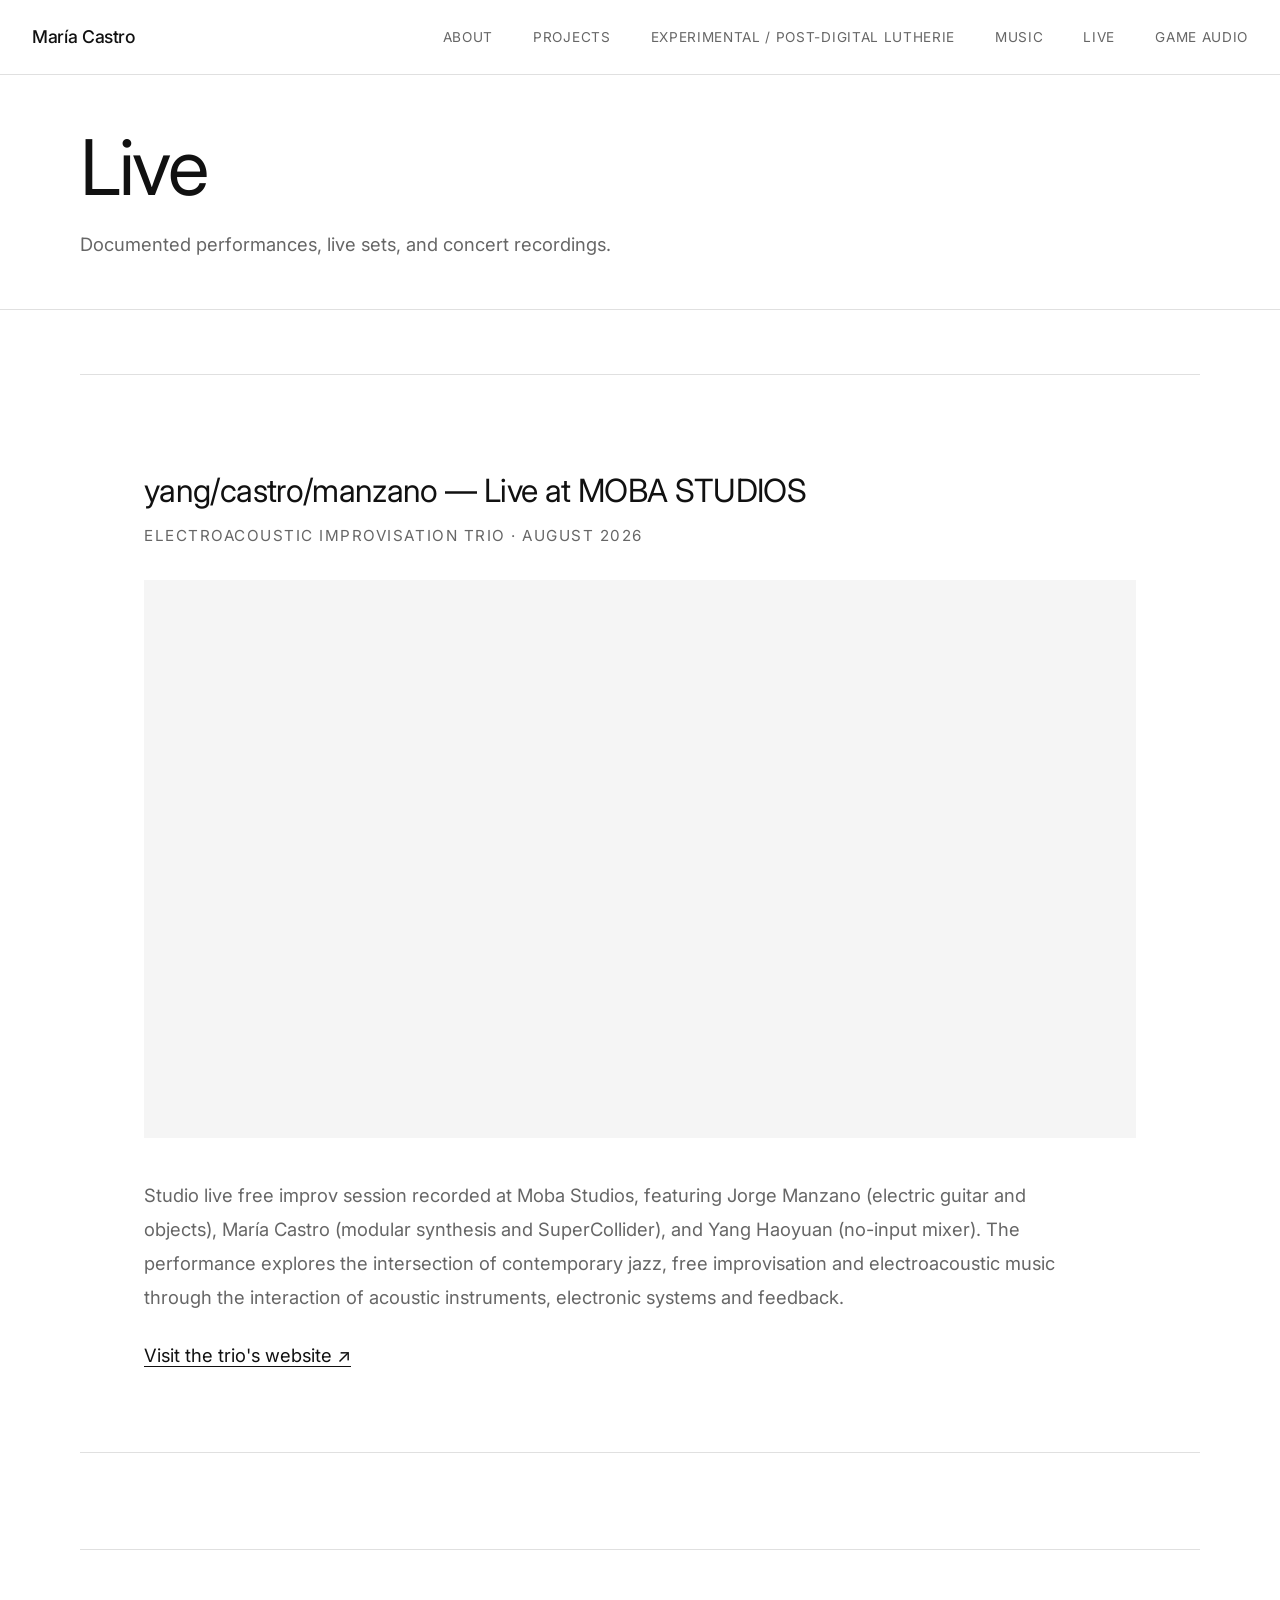
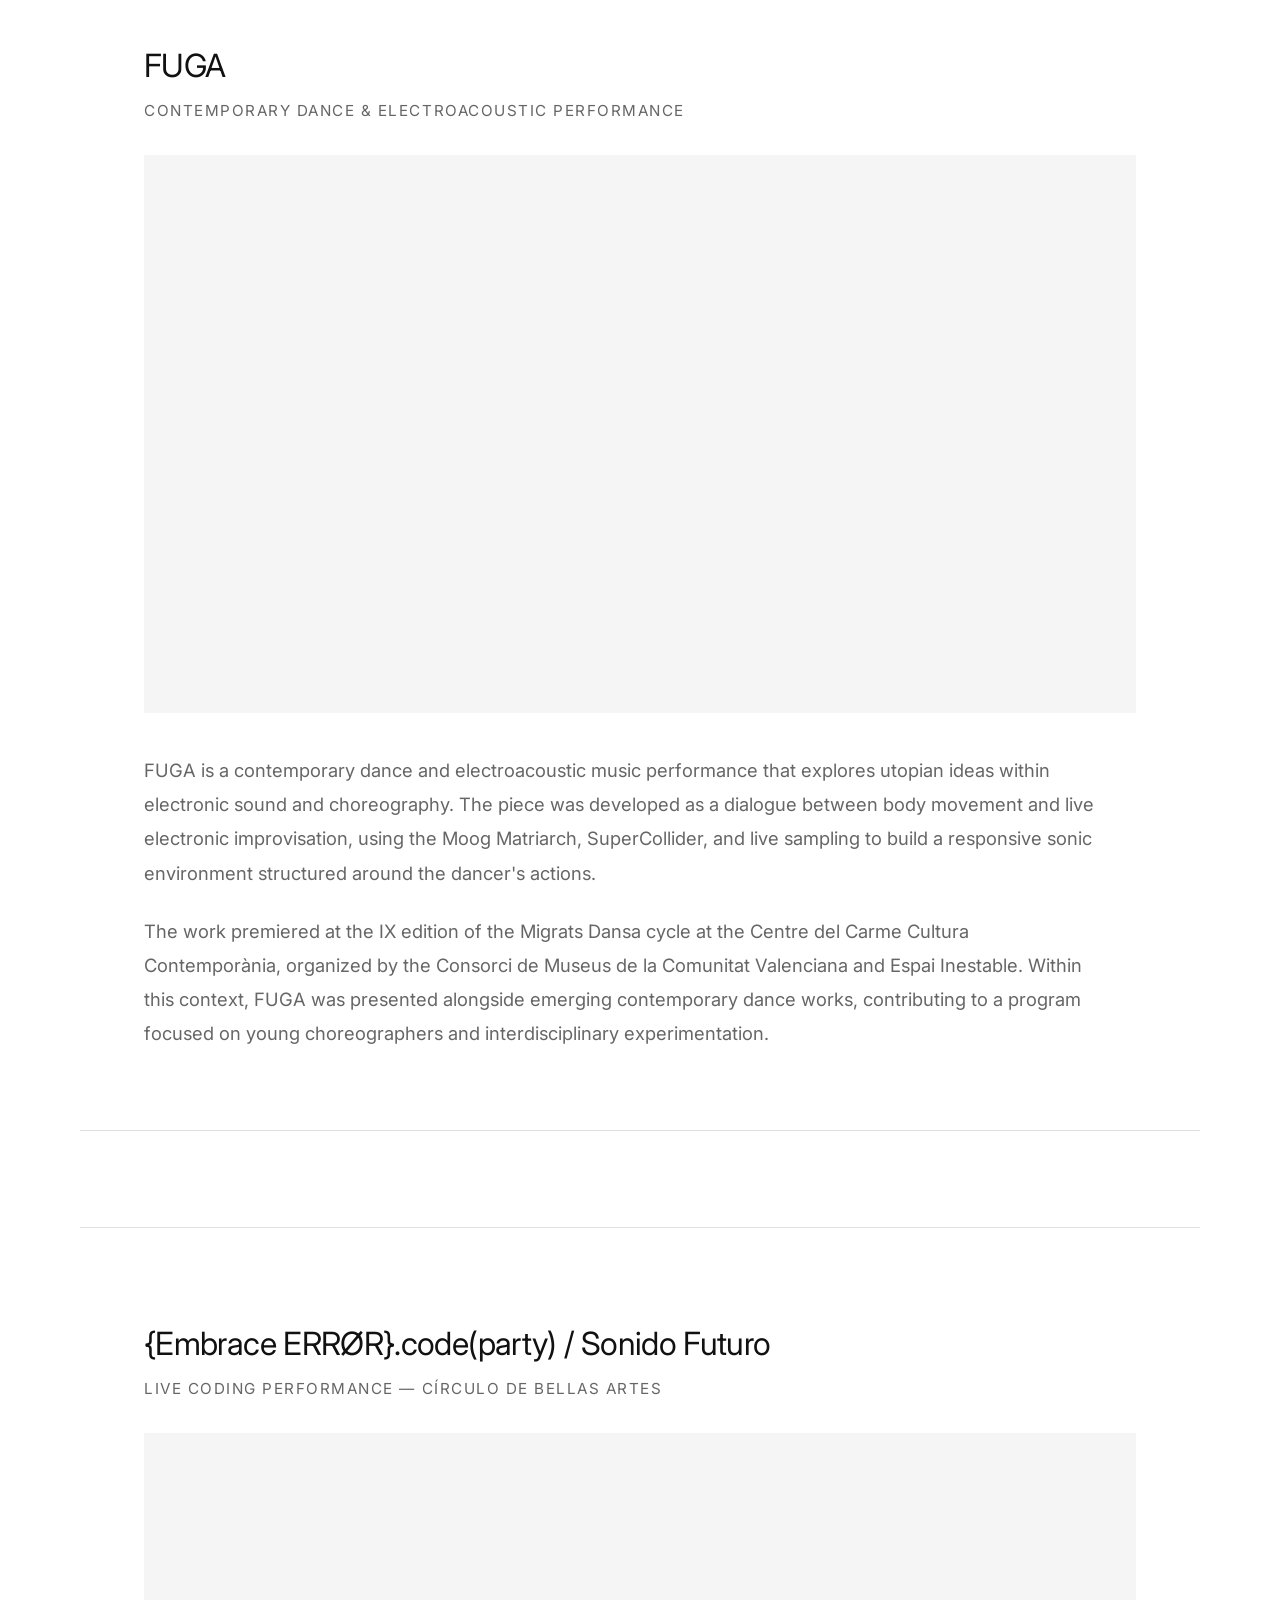
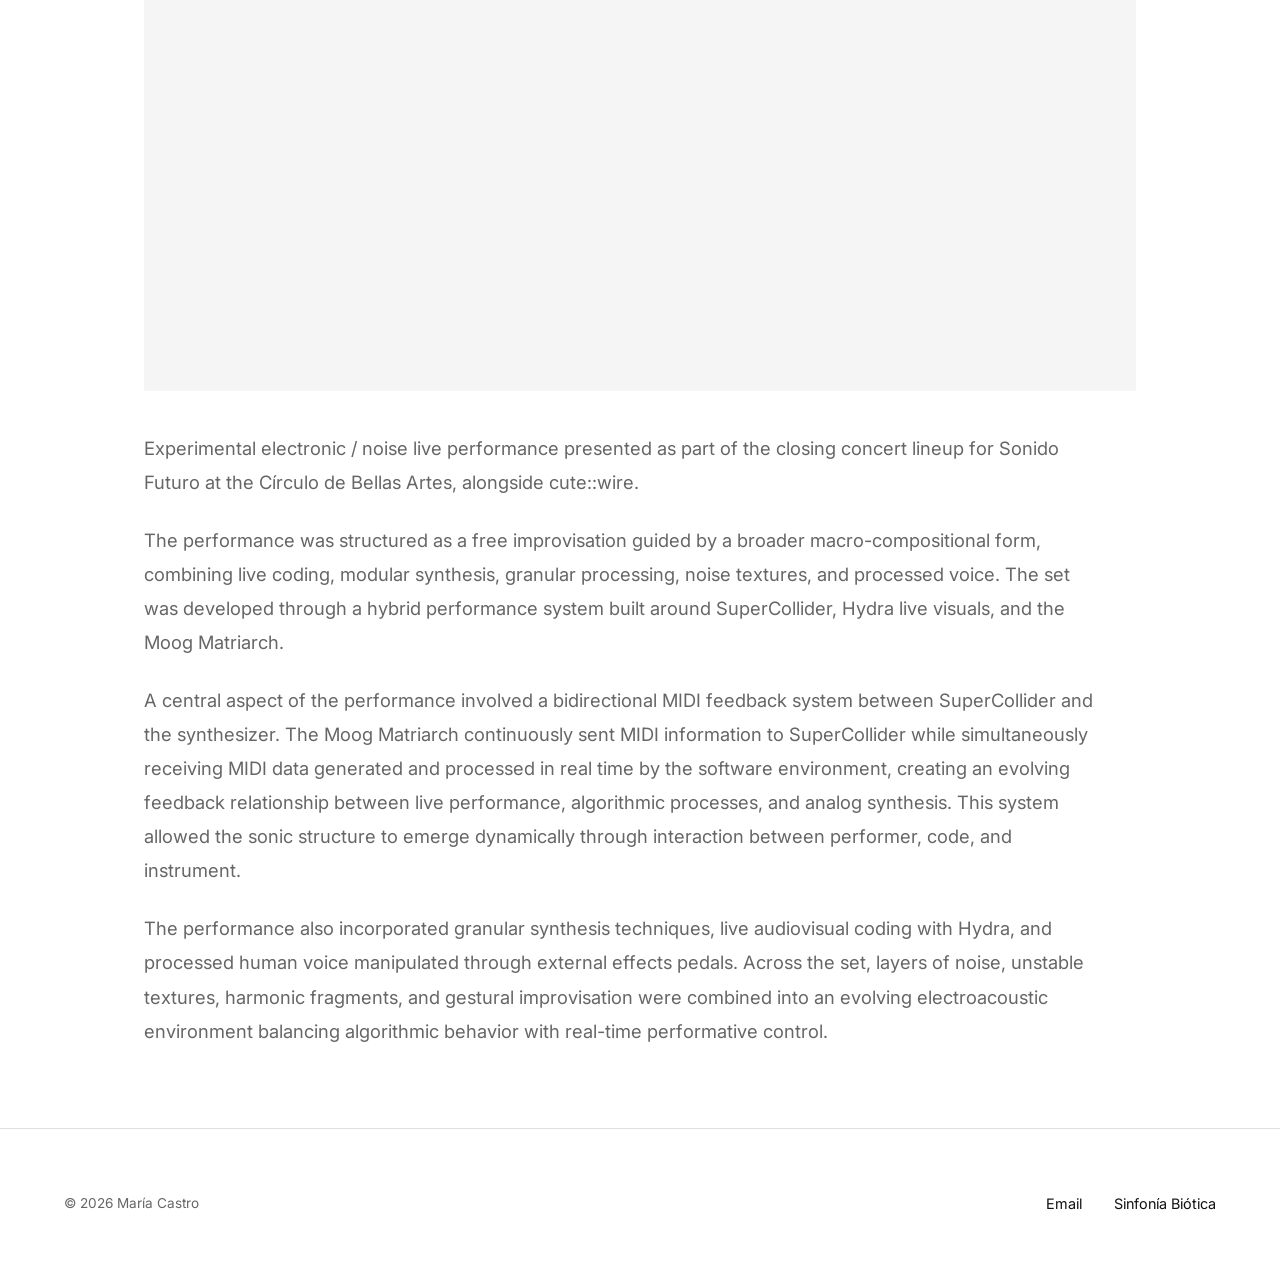
<file: live.html>
<!DOCTYPE html>
<html lang="en">
<head>
    <meta charset="UTF-8">
    <meta name="viewport" content="width=device-width, initial-scale=1.0">
    <title>Live — María Castro</title>
    <link rel="stylesheet" href="assets/css/main.css">

    <style>
        /* ============================================
           LIVE PAGE — LAYOUT
           ============================================ */

        .page-header {
            padding: 8rem 5rem 3rem;
            border-bottom: 1px solid var(--border);
        }

            .page-header h1 {
                font-size: clamp(3rem, 6vw, 5rem);
                font-weight: 400;
                line-height: 1.05;
                letter-spacing: -0.03em;
                margin-bottom: 1.2rem;
            }

            .page-header p {
                color: var(--text-light);
                font-size: 1.15rem;
                line-height: 1.8;
                max-width: 750px;
            }

        .content {
            width: calc(100% - 10rem);
            max-width: 1400px;
            margin: 0 auto;
            padding: 4rem 0 5rem;
        }

        /* ============================================
           PERFORMANCE SECTIONS
           ============================================ */

        .performance-section {
            margin-bottom: 6rem;
            padding-bottom: 5rem;
            border-bottom: 1px solid var(--border);
        }

            .performance-section:last-child {
                margin-bottom: 0;
                padding-bottom: 0;
                border-bottom: none;
            }

        .performance-title {
            font-size: clamp(1.8rem, 2.5vw, 2.5rem);
            font-weight: 400;
            line-height: 1.25;
            margin-bottom: 0.8rem;
            letter-spacing: -0.02em;
        }

        .performance-subtitle {
            font-size: 0.95rem;
            line-height: 1.6;
            color: var(--text-light);
            text-transform: uppercase;
            letter-spacing: 0.1em;
            margin-bottom: 2rem;
            display: block;
        }

        /* ============================================
           VIDEO
           ============================================ */

        .video-container {
            position: relative;
            width: 100%;
            padding-bottom: 56.25%;
            height: 0;
            overflow: hidden;
            background: #f5f5f5;
            margin-bottom: 2.5rem;
        }

            .video-container iframe {
                position: absolute;
                top: 0;
                left: 0;
                width: 100%;
                height: 100%;
                border: 0;
            }

        /* ============================================
           DESCRIPTION
           ============================================ */

        .performance-description {
            font-size: 1.15rem;
            line-height: 1.85;
            color: var(--text-light);
            max-width: 950px;
        }

            .performance-description p {
                margin-bottom: 1.5rem;
            }

                .performance-description p:last-child {
                    margin-bottom: 0;
                }

            .performance-description strong {
                color: var(--text);
                font-weight: 500;
            }

        .trio-website-link {
            display: inline-block;
            color: var(--text);
            text-decoration: underline;
            text-underline-offset: 4px;
            transition: opacity 0.2s ease;
        }

            .trio-website-link:hover {
                opacity: 0.7;
            }

        /* ============================================
           RESPONSIVE — TABLET
           ============================================ */

        @media (max-width: 1024px) {
            .page-header {
                padding: 7rem 3rem 2.5rem;
            }

            .content {
                width: calc(100% - 6rem);
            }

            .performance-title {
                font-size: 2rem;
            }
        }

        /* ============================================
           RESPONSIVE — MOBILE
           ============================================ */

        @media (max-width: 768px) {
            .page-header {
                padding: 6rem 1.5rem 2.5rem;
            }

                .page-header h1 {
                    font-size: clamp(2.8rem, 10vw, 3.8rem);
                    margin-bottom: 1rem;
                }

                .page-header p {
                    font-size: 1.05rem;
                    line-height: 1.75;
                }

            .content {
                width: calc(100% - 3rem);
                padding: 2.5rem 0 3rem;
            }

            .performance-section {
                margin-bottom: 4rem;
                padding-bottom: 3.5rem;
            }

            .performance-title {
                font-size: clamp(1.7rem, 7vw, 2.1rem);
                line-height: 1.3;
            }

            .performance-subtitle {
                font-size: 0.8rem;
                line-height: 1.7;
                margin-bottom: 1.5rem;
            }

            .video-container {
                margin-bottom: 2rem;
            }

            .performance-description {
                font-size: 1.05rem;
                line-height: 1.8;
            }

                .performance-description p {
                    margin-bottom: 1.3rem;
                }
        }

        @media (max-width: 380px) {
            .page-header {
                padding-left: 1.2rem;
                padding-right: 1.2rem;
            }

            .content {
                width: calc(100% - 2.4rem);
            }

            .performance-title {
                font-size: 1.6rem;
            }
        }
    </style>
</head>

<body>

    <!-- NAVIGATION -->
    <nav class="main-nav">
        <a href="index.html" class="logo">María Castro</a>

        <ul class="nav-links">
            <li><a href="about.html">About</a></li>

            <li class="dropdown">
                <a href="#">Projects</a>
                <ul class="dropdown-menu">
                    <li><a href="projects/liminal-gesture/">Liminal Gesture</a></li>
                    <li><a href="projects/sinfonia-biotica/">Sinfonía Biótica</a></li>
                    <li><a href="projects/pink-noise/">Pink Noise</a></li>
                    <li><a href="projects/mareo-migrante/">Mareo Migrante MM</a></li>
                    <li><a href="projects/algorithm-fest/">{PinkNoise.ar} Algorithm Music Fest</a></li>
                </ul>
            </li>

            <li><a href="lutherie.html">Experimental / Post-digital Lutherie</a></li>
            <li><a href="music.html">Music</a></li>
            <li><a href="live.html">Live</a></li>
            <li>
                <a href="https://marcastronoise.weebly.com/"
                   target="_blank"
                   rel="noopener noreferrer">Game Audio</a>
            </li>
        </ul>

        <button class="menu-toggle"
                id="menuOpen"
                aria-label="Abrir menú"
                aria-expanded="false">
            <span class="bar"></span>
            <span class="bar"></span>
            <span class="bar"></span>
        </button>
    </nav>

    <!-- MOBILE MENU -->
    <div class="mobile-menu" id="mobileMenu">
        <div class="mobile-menu-header">
            <span class="mobile-menu-logo">María Castro</span>

            <button class="menu-close"
                    id="menuClose"
                    aria-label="Cerrar menú">
                <span></span>
                <span></span>
            </button>
        </div>

        <ul class="mobile-nav-links">
            <li><a href="about.html">About</a></li>

            <li class="mobile-dropdown">
                <span class="mobile-dropdown-label">Projects</span>
                <ul class="mobile-dropdown-menu">
                    <li><a href="projects/liminal-gesture/">Liminal Gesture</a></li>
                    <li><a href="projects/sinfonia-biotica/">Sinfonía Biótica</a></li>
                    <li><a href="projects/pink-noise/">Pink Noise</a></li>
                    <li><a href="projects/mareo-migrante/">Mareo Migrante MM</a></li>
                    <li><a href="projects/algorithm-fest/">{PinkNoise.ar} Algorithm Music Fest</a></li>
                </ul>
            </li>

            <li><a href="lutherie.html">Experimental / Post-digital Lutherie</a></li>
            <li><a href="music.html">Music</a></li>
            <li><a href="live.html">Live</a></li>
            <li>
                <a href="https://marcastronoise.weebly.com/"
                   target="_blank"
                   rel="noopener noreferrer">Game Audio</a>
            </li>
        </ul>
    </div>

    <!-- PAGE HEADER -->
    <header class="page-header">
        <h1>Live</h1>
        <p>Documented performances, live sets, and concert recordings.</p>
    </header>

    <main class="content">

        <!-- PERFORMANCE 1: YANG / CASTRO / MANZANO -->
        <section class="performance-section">
            <h2 class="performance-title">
                yang/castro/manzano — Live at MOBA STUDIOS
            </h2>

            <span class="performance-subtitle">
                Electroacoustic Improvisation Trio · August 2026
            </span>

            <div class="video-container">
                <iframe src="https://www.youtube-nocookie.com/embed/KmtXClmd5VI"
                        title="yang/castro/manzano — Live at MOBA STUDIOS"
                        loading="lazy"
                        allow="accelerometer; clipboard-write; encrypted-media; gyroscope; picture-in-picture; web-share"
                        referrerpolicy="strict-origin-when-cross-origin"
                        allowfullscreen>
                </iframe>
            </div>

            <div class="performance-description">
                <p>
                    Studio live free improv session recorded at Moba Studios,
                    featuring Jorge Manzano (electric guitar and objects),
                    María Castro (modular synthesis and SuperCollider), and
                    Yang Haoyuan (no-input mixer). The performance explores
                    the intersection of contemporary jazz, free improvisation
                    and electroacoustic music through the interaction of
                    acoustic instruments, electronic systems and feedback.
                </p>

                <p>
                    <a href="https://yangcastromanzano-trio-website--freeimprotrio.replit.app/"
                       class="trio-website-link"
                       target="_blank"
                       rel="noopener noreferrer">
                        Visit the trio's website ↗
                    </a>
                </p>
            </div>
        </section>

        <!-- PERFORMANCE 2: FUGA -->
        <section class="performance-section">
            <h2 class="performance-title">FUGA</h2>

            <span class="performance-subtitle">
                Contemporary Dance &amp; Electroacoustic Performance
            </span>

            <div class="video-container">
                <iframe src="https://www.youtube.com/embed/Xo4bFwdbiRg?si=S-tvhj560XBB2T7b"
                        title="FUGA — Contemporary Dance and Electroacoustic Performance"
                        loading="lazy"
                        allow="accelerometer; autoplay; clipboard-write; encrypted-media; gyroscope; picture-in-picture; web-share"
                        referrerpolicy="strict-origin-when-cross-origin"
                        allowfullscreen>
                </iframe>
            </div>

            <div class="performance-description">
                <p>
                    FUGA is a contemporary dance and electroacoustic music
                    performance that explores utopian ideas within electronic
                    sound and choreography. The piece was developed as a
                    dialogue between body movement and live electronic
                    improvisation, using the Moog Matriarch, SuperCollider,
                    and live sampling to build a responsive sonic environment
                    structured around the dancer's actions.
                </p>

                <p>
                    The work premiered at the IX edition of the Migrats Dansa
                    cycle at the Centre del Carme Cultura Contemporània,
                    organized by the Consorci de Museus de la Comunitat
                    Valenciana and Espai Inestable. Within this context,
                    FUGA was presented alongside emerging contemporary dance
                    works, contributing to a program focused on young
                    choreographers and interdisciplinary experimentation.
                </p>
            </div>
        </section>

        <!-- PERFORMANCE 3: SONIDO FUTURO -->
        <section class="performance-section">
            <h2 class="performance-title">
                {Embrace ERRØR}.code(party) / Sonido Futuro
            </h2>

            <span class="performance-subtitle">
                Live Coding Performance — Círculo de Bellas Artes
            </span>

            <div class="video-container">
                <iframe src="https://www.youtube.com/embed/4PNkbHEItX4?si=QaNcZ4Cd9LeN9pBL"
                        title="Sonido Futuro — Live Coding Performance"
                        loading="lazy"
                        allow="accelerometer; autoplay; clipboard-write; encrypted-media; gyroscope; picture-in-picture; web-share"
                        referrerpolicy="strict-origin-when-cross-origin"
                        allowfullscreen>
                </iframe>
            </div>

            <div class="performance-description">
                <p>
                    Experimental electronic / noise live performance presented
                    as part of the closing concert lineup for Sonido Futuro
                    at the Círculo de Bellas Artes, alongside cute::wire.
                </p>

                <p>
                    The performance was structured as a free improvisation
                    guided by a broader macro-compositional form, combining
                    live coding, modular synthesis, granular processing,
                    noise textures, and processed voice. The set was developed
                    through a hybrid performance system built around
                    SuperCollider, Hydra live visuals, and the Moog Matriarch.
                </p>

                <p>
                    A central aspect of the performance involved a bidirectional
                    MIDI feedback system between SuperCollider and the
                    synthesizer. The Moog Matriarch continuously sent MIDI
                    information to SuperCollider while simultaneously
                    receiving MIDI data generated and processed in real time
                    by the software environment, creating an evolving feedback
                    relationship between live performance, algorithmic
                    processes, and analog synthesis. This system allowed the
                    sonic structure to emerge dynamically through interaction
                    between performer, code, and instrument.
                </p>

                <p>
                    The performance also incorporated granular synthesis
                    techniques, live audiovisual coding with Hydra, and
                    processed human voice manipulated through external effects
                    pedals. Across the set, layers of noise, unstable textures,
                    harmonic fragments, and gestural improvisation were
                    combined into an evolving electroacoustic environment
                    balancing algorithmic behavior with real-time performative
                    control.
                </p>
            </div>
        </section>

    </main>

    <!-- FOOTER -->
    <footer>
        <div class="footer-left">© 2026 María Castro</div>

        <div class="footer-right">
            <a href="mailto:contact@mariacastro.audio">Email</a>
            <a href="https://sinfoniabiotica.xyz"
               target="_blank"
               rel="noopener noreferrer">
                Sinfonía Biótica
            </a>
        </div>
    </footer>

    <script src="assets/js/main.js"></script>

</body>
</html>
</file>
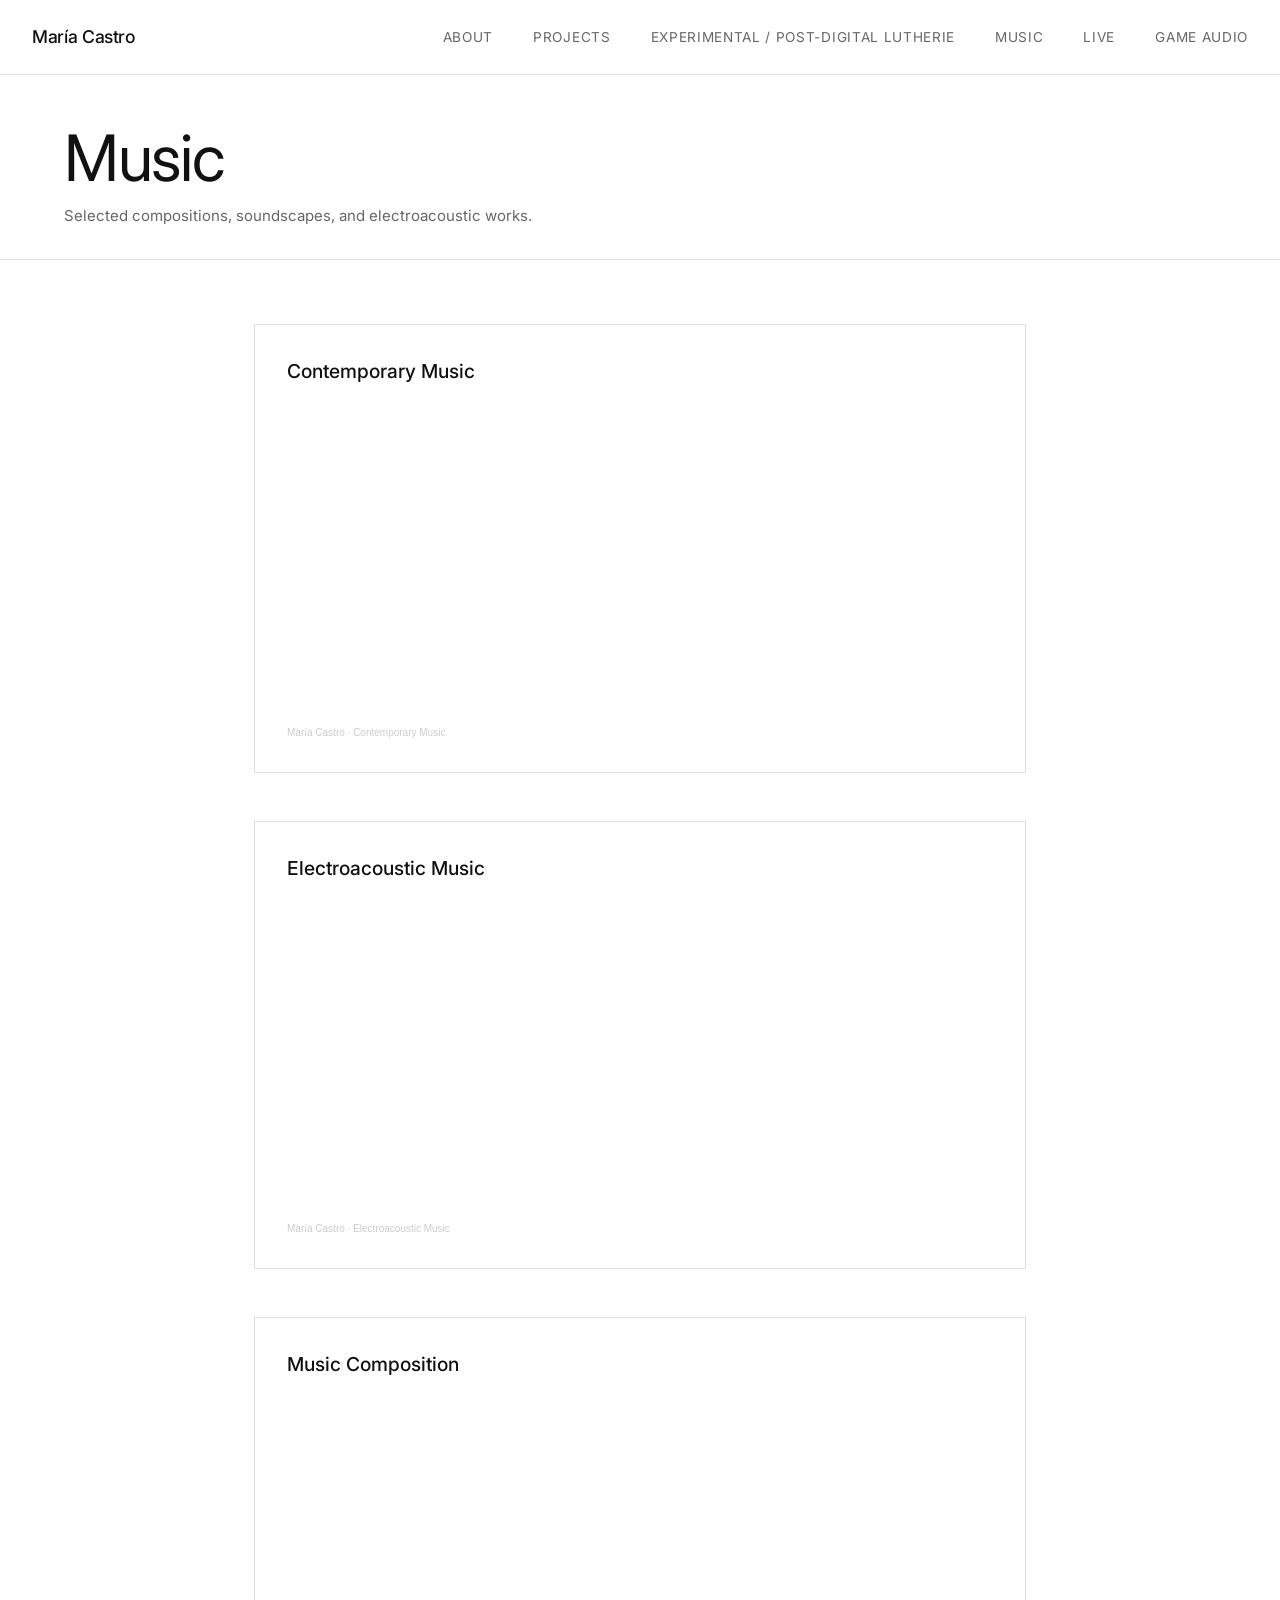
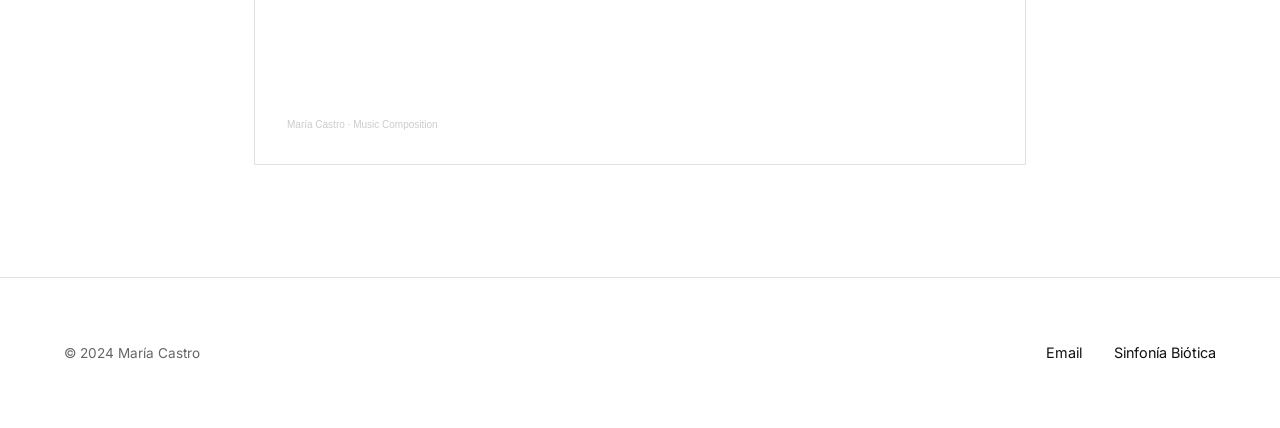
<file: music.html>
<!DOCTYPE html>
<html lang="en">
<head>
    <meta charset="UTF-8">
    <meta name="viewport" content="width=device-width, initial-scale=1.0">
    <title>Music — María Castro</title>
    <link rel="stylesheet" href="assets/css/main.css">
    <style>
        /* Solo estilos específicos de esta página */
        .page-header {
            padding: 8rem 4rem 2rem;
            border-bottom: 1px solid var(--border);
        }

            .page-header h1 {
                font-size: clamp(2rem, 5vw, 4rem);
                font-weight: 400;
                letter-spacing: -0.02em;
                margin-bottom: 1rem;
            }

            .page-header p {
                color: var(--text-light);
                max-width: 600px;
            }

        .content {
            padding: 4rem;
            max-width: 900px;
            margin: 0 auto;
        }

        .playlist {
            margin-bottom: 3rem;
            border: 1px solid var(--border);
            padding: 2rem;
        }

            .playlist h3 {
                font-size: 1.2rem;
                font-weight: 500;
                margin-bottom: 1.5rem;
            }

        .soundcloud-embed {
            width: 100%;
            height: 300px;
            border: 0;
        }

        .soundcloud-credit {
            font-size: 10px;
            color: #cccccc;
            line-break: anywhere;
            word-break: normal;
            overflow: hidden;
            white-space: nowrap;
            text-overflow: ellipsis;
            font-family: Interstate, Lucida Grande, Lucida Sans Unicode, Lucida Sans, Garuda, Verdana, Tahoma, sans-serif;
            font-weight: 100;
            margin-top: 0.5rem;
        }

            .soundcloud-credit a {
                color: #cccccc;
                text-decoration: none;
            }

        @media (max-width: 768px) {
            .page-header, .content {
                padding: 6rem 1.5rem 2rem;
            }
        }
    </style>
</head>
<body>
    <!-- NAV: logo + menú desktop + botón hamburguesa -->
    <nav class="main-nav">
        <a href="index.html" class="logo">María Castro</a>

        <ul class="nav-links">
            <li><a href="about.html">About</a></li>
            <li class="dropdown">
                <a href="#">Projects</a>
                <ul class="dropdown-menu">
                    <li><a href="projects/liminal-gesture/">Liminal Gesture</a></li>
                    <li><a href="projects/sinfonia-biotica/">Sinfonía Biótica</a></li>
                    <li><a href="projects/pink-noise/">Pink Noise</a></li>
                    <li><a href="projects/mareo-migrante/">Mareo Migrante MM</a></li>
                    <li><a href="projects/algorithm-fest/">{PinkNoise.ar} Algorithm Music Fest</a></li>
                </ul>
            </li>
            <li><a href="lutherie.html">Experimental / Post-digital Lutherie</a></li>
            <li><a href="music.html">Music</a></li>
            <li><a href="live.html">Live</a></li>
            <li><a href="https://marcastronoise.weebly.com/" target="_blank">Game Audio</a></li>
        </ul>

        <button class="menu-toggle" id="menuOpen" aria-label="Abrir menú" aria-expanded="false">
            <span class="bar"></span>
            <span class="bar"></span>
            <span class="bar"></span>
        </button>
    </nav>

    <!-- MENÚ MÓVIL -->
    <div class="mobile-menu" id="mobileMenu">
        <div class="mobile-menu-header">
            <span class="mobile-menu-logo">María Castro</span>
            <button class="menu-close" id="menuClose" aria-label="Cerrar menú">
                <span></span>
                <span></span>
            </button>
        </div>
        <ul class="mobile-nav-links">
            <li><a href="about.html">About</a></li>
            <li class="mobile-dropdown">
                <span class="mobile-dropdown-label">Projects</span>
                <ul class="mobile-dropdown-menu">
                    <li><a href="projects/liminal-gesture/">Liminal Gesture</a></li>
                    <li><a href="projects/sinfonia-biotica/">Sinfonía Biótica</a></li>
                    <li><a href="projects/pink-noise/">Pink Noise</a></li>
                    <li><a href="projects/mareo-migrante/">Mareo Migrante MM</a></li>
                    <li><a href="projects/algorithm-fest/">{PinkNoise.ar} Algorithm Music Fest</a></li>
                </ul>
            </li>
            <li><a href="lutherie.html">Experimental / Post-digital Lutherie</a></li>
            <li><a href="music.html">Music</a></li>
            <li><a href="live.html">Live</a></li>
            <li><a href="https://marcastronoise.weebly.com/" target="_blank">Game Audio</a></li>
        </ul>
    </div>

    <header class="page-header">
        <h1>Music</h1>
        <p>Selected compositions, soundscapes, and electroacoustic works.</p>
    </header>

    <div class="content">
        <div class="playlist">
            <h3>Contemporary Music</h3>
            <iframe class="soundcloud-embed" scrolling="no" frameborder="no" allow="autoplay; encrypted-media" src="https://w.soundcloud.com/player/?url=https%3A//api.soundcloud.com/playlists/soundcloud%253Aplaylists%253A1400948458&color=%23646484&auto_play=false&hide_related=false&show_comments=true&show_user=true&show_reposts=false&show_teaser=true&visual=true"></iframe>
            <div class="soundcloud-credit">
                <a href="https://soundcloud.com/scherzonoise" title="María Castro" target="_blank">María Castro</a> ·
                <a href="https://soundcloud.com/scherzonoise/sets/contemporary-music" title="Contemporary Music" target="_blank">Contemporary Music</a>
            </div>
        </div>

        <div class="playlist">
            <h3>Electroacoustic Music</h3>
            <iframe class="soundcloud-embed" scrolling="no" frameborder="no" allow="autoplay; encrypted-media" src="https://w.soundcloud.com/player/?url=https%3A//api.soundcloud.com/playlists/soundcloud%253Aplaylists%253A1400940631&color=%239295b2&auto_play=false&hide_related=false&show_comments=true&show_user=true&show_reposts=false&show_teaser=true&visual=true"></iframe>
            <div class="soundcloud-credit">
                <a href="https://soundcloud.com/scherzonoise" title="María Castro" target="_blank">María Castro</a> ·
                <a href="https://soundcloud.com/scherzonoise/sets/electroacustica" title="Electroacoustic Music" target="_blank">Electroacoustic Music</a>
            </div>
        </div>

        <div class="playlist">
            <h3>Music Composition</h3>
            <iframe class="soundcloud-embed" scrolling="no" frameborder="no" allow="autoplay; encrypted-media" src="https://w.soundcloud.com/player/?url=https%3A//api.soundcloud.com/playlists/soundcloud%253Aplaylists%253A1400954170&color=%239295b2&auto_play=false&hide_related=false&show_comments=true&show_user=true&show_reposts=false&show_teaser=true&visual=true"></iframe>
            <div class="soundcloud-credit">
                <a href="https://soundcloud.com/scherzonoise" title="María Castro" target="_blank">María Castro</a> ·
                <a href="https://soundcloud.com/scherzonoise/sets/music-composition" title="Music Composition" target="_blank">Music Composition</a>
            </div>
        </div>
    </div>

    <footer>
        <div class="footer-left">© 2024 María Castro</div>
        <div class="footer-right">
            <a href="mailto:contact@mariacastro.audio">Email</a>
            <a href="https://sinfoniabiotica.xyz" target="_blank">Sinfonía Biótica</a>
        </div>
    </footer>

    <script src="assets/js/main.js"></script>
</body>
</html>
</file>
<file: assets/css/main.css>
﻿/* assets/css/main.css */

@import url('https://fonts.googleapis.com/css2?family=Inter:wght@300;400;500;600&display=swap');

* {
    margin: 0;
    padding: 0;
    box-sizing: border-box;
}

:root {
    --bg: #ffffff;
    --text: #111111;
    --text-light: #666666;
    --accent: #ff0000;
    --border: #e0e0e0;
    --dropdown-bg: #fafafa;
}

body {
    background: var(--bg);
    color: var(--text);
    font-family: 'Inter', sans-serif;
    line-height: 1.5;
    font-size: 15px;
    -webkit-font-smoothing: antialiased;
    overflow-x: hidden;
}

/* ============================================
   NAVIGATION DESKTOP
   ============================================ */

.main-nav {
    position: fixed;
    top: 0;
    left: 0;
    right: 0;
    padding: 1.5rem 2rem;
    display: flex;
    justify-content: space-between;
    align-items: center;
    z-index: 100;
    background: rgba(255,255,255,0.98);
    backdrop-filter: blur(10px);
    -webkit-backdrop-filter: blur(10px);
    border-bottom: 1px solid var(--border);
}

.logo {
    font-size: 1.1rem;
    font-weight: 500;
    letter-spacing: -0.02em;
    text-decoration: none;
    color: var(--text);
}

/* Botón hamburguesa - OCULTO en desktop */
.menu-toggle {
    display: none;
    width: 44px;
    height: 44px;
    padding: 0;
    margin: 0;
    background: var(--text);
    border: none;
    border-radius: 8px;
    cursor: pointer;
    flex-direction: column;
    justify-content: center;
    align-items: center;
    gap: 5px;
    flex-shrink: 0;
}

    .menu-toggle .bar {
        display: block;
        width: 20px;
        height: 2px;
        background: white;
        border-radius: 1px;
        transition: all 0.3s ease;
    }

/* Menú desktop - VISIBLE por defecto */
.nav-links {
    display: flex;
    gap: 2.5rem;
    list-style: none;
    align-items: center;
}

    .nav-links > li > a {
        text-decoration: none;
        color: var(--text-light);
        font-size: 0.85rem;
        text-transform: uppercase;
        letter-spacing: 0.05em;
        transition: color 0.3s;
    }

        .nav-links > li > a:hover {
            color: var(--text);
        }

.dropdown {
    position: relative;
}

.dropdown-menu {
    position: absolute;
    top: 100%;
    left: 0;
    margin-top: 1rem;
    background: var(--dropdown-bg);
    border: 1px solid var(--border);
    min-width: 320px;
    opacity: 0;
    visibility: hidden;
    transform: translateY(-10px);
    transition: all 0.3s ease;
    z-index: 200;
    list-style: none;
    padding: 0.5rem 0;
}

.dropdown:hover .dropdown-menu {
    opacity: 1;
    visibility: visible;
    transform: translateY(0);
}

.dropdown-menu li a {
    display: block;
    padding: 0.8rem 1.5rem;
    text-decoration: none;
    color: var(--text-light);
    font-size: 0.8rem;
    transition: all 0.2s;
}

    .dropdown-menu li a:hover {
        color: var(--accent);
        background: var(--bg);
    }

/* ============================================
   MENÚ MÓVIL OVERLAY
   ============================================ */

.mobile-menu {
    display: none; /* Oculto por defecto */
}

/* ============================================
   HERO
   ============================================ */

.hero {
    min-height: 100vh;
    display: grid;
    grid-template-columns: 1fr 1.2fr;
    gap: 0;
    padding: 8rem 4rem 4rem;
    align-items: center;
}

.hero-content {
    padding-right: 4rem;
}

.hero-label {
    font-size: 0.75rem;
    text-transform: uppercase;
    letter-spacing: 0.2em;
    color: var(--text-light);
    margin-bottom: 2rem;
    display: block;
}

h1 {
    font-size: clamp(3rem, 8vw, 6rem);
    font-weight: 400;
    line-height: 0.95;
    letter-spacing: -0.04em;
    margin-bottom: 2rem;
}

.hero-description {
    font-size: 1.1rem;
    color: var(--text-light);
    max-width: 400px;
    line-height: 1.6;
    margin-bottom: 3rem;
}

.hero-meta {
    display: flex;
    gap: 3rem;
    font-size: 0.85rem;
    color: var(--text-light);
}

    .hero-meta div {
        display: flex;
        flex-direction: column;
        gap: 0.5rem;
    }

    .hero-meta strong {
        color: var(--text);
        font-weight: 500;
    }

.hero-image {
    height: 80vh;
    background: #f5f5f5;
    position: relative;
    overflow: hidden;
}

    .hero-image img {
        width: 100%;
        height: 100%;
        object-fit: cover;
        object-position: center center;
        display: block;
        filter: grayscale(100%);
        transition: filter 0.6s ease;
        image-orientation: from-image;
    }

    .hero-image:hover img {
        filter: grayscale(0%);
    }

.hero-image-color img {
    filter: none !important;
    -webkit-filter: none !important;
}

.hero-image-color:hover img {
    filter: none !important;
    -webkit-filter: none !important;
}

.image-caption {
    position: absolute;
    bottom: 2rem;
    left: 2rem;
    font-size: 0.75rem;
    color: white;
    background: rgba(0,0,0,0.7);
    padding: 0.5rem 1rem;
}

/* ============================================
   SECTIONS
   ============================================ */

section {
    padding: 6rem 4rem;
    border-top: 1px solid var(--border);
}

.section-header {
    display: grid;
    grid-template-columns: 200px 1fr;
    gap: 4rem;
    margin-bottom: 4rem;
}

.section-number {
    font-size: 0.75rem;
    color: var(--text-light);
    text-transform: uppercase;
    letter-spacing: 0.1em;
}

h2 {
    font-size: 2rem;
    font-weight: 400;
    letter-spacing: -0.02em;
}

.projects-preview {
    display: grid;
    grid-template-columns: repeat(3, 1fr);
    gap: 3rem;
}

.project-preview {
    text-decoration: none;
    color: var(--text);
}

.preview-image {
    aspect-ratio: 4/3;
    background: #f5f5f5;
    overflow: hidden;
    margin-bottom: 1.5rem;
}

    .preview-image img {
        width: 100%;
        height: 100%;
        object-fit: cover;
        object-position: center center;
        display: block;
        filter: grayscale(100%);
        transition: all 0.6s ease;
        image-orientation: from-image;
    }

.project-preview:hover .preview-image img {
    filter: grayscale(0%);
    transform: scale(1.02);
}

.project-preview h3 {
    font-size: 1.2rem;
    font-weight: 500;
    margin-bottom: 0.5rem;
}

.project-type {
    font-size: 0.85rem;
    color: var(--text-light);
}

.festivals-list {
    list-style: none;
    display: grid;
    grid-template-columns: repeat(3, 1fr);
    gap: 1rem 4rem;
}

    .festivals-list li {
        padding: 1rem 0;
        border-bottom: 1px solid var(--border);
        font-size: 0.95rem;
        display: flex;
        justify-content: space-between;
        align-items: center;
    }

        .festivals-list li::after {
            content: '→';
            opacity: 0;
            transition: opacity 0.3s;
            color: var(--accent);
        }

        .festivals-list li:hover::after {
            opacity: 1;
        }

.role-box {
    background: #f5f5f5;
    padding: 3rem;
    display: grid;
    grid-template-columns: 200px 1fr;
    gap: 4rem;
    align-items: start;
}

.role-label {
    font-size: 0.75rem;
    text-transform: uppercase;
    letter-spacing: 0.1em;
    color: var(--text-light);
}

.role-content h3 {
    font-size: 1.5rem;
    font-weight: 400;
    margin-bottom: 1rem;
}

.role-content p {
    color: var(--text-light);
    max-width: 600px;
}

/* ============================================
   FOOTER
   ============================================ */

footer {
    padding: 4rem;
    border-top: 1px solid var(--border);
    display: flex;
    justify-content: space-between;
    align-items: center;
}

.footer-left {
    font-size: 0.85rem;
    color: var(--text-light);
}

.footer-right {
    display: flex;
    gap: 2rem;
}

    .footer-right a {
        text-decoration: none;
        color: var(--text);
        font-size: 0.9rem;
        position: relative;
    }

        .footer-right a::after {
            content: '';
            position: absolute;
            bottom: -2px;
            left: 0;
            width: 0;
            height: 1px;
            background: var(--accent);
            transition: width 0.3s;
        }

        .footer-right a:hover::after {
            width: 100%;
        }

/* ============================================
   RESPONSIVE — TABLET
   ============================================ */

@media (max-width: 1024px) {
    .hero {
        grid-template-columns: 1fr;
        gap: 4rem;
    }

    .hero-content {
        padding-right: 0;
    }

    .hero-image {
        height: 50vh;
    }

    .section-header,
    .role-box {
        grid-template-columns: 1fr;
        gap: 2rem;
    }

    .projects-preview {
        grid-template-columns: repeat(2, 1fr);
    }

    .festivals-list {
        grid-template-columns: repeat(2, 1fr);
    }
}

/* ============================================
   RESPONSIVE — MÓVIL
   ============================================ */

@media (max-width: 768px) {
    .main-nav {
        padding: 1rem 1.2rem;
    }

    /* Ocultar menú desktop en móvil */
    .nav-links {
        display: none;
    }

    /* Mostrar botón hamburguesa en móvil */
    .menu-toggle {
        display: flex;
    }

    /* === MENÚ MÓVIL === */
    .mobile-menu {
        display: none; /* Oculto por defecto */
        position: fixed;
        top: 0;
        left: 0;
        width: 100%;
        height: 100%;
        background: #ffffff;
        z-index: 99999;
        flex-direction: column;
        overflow-y: auto;
        -webkit-overflow-scrolling: touch;
    }

        .mobile-menu.active {
            display: flex; /* Visible solo con clase active */
        }

    .mobile-menu-header {
        display: flex;
        justify-content: space-between;
        align-items: center;
        padding: 1.2rem;
        border-bottom: 1px solid var(--border);
        background: #ffffff;
        flex-shrink: 0;
    }

    .mobile-menu-logo {
        font-size: 1.1rem;
        font-weight: 500;
        letter-spacing: -0.02em;
        color: var(--text);
    }

    .menu-close {
        width: 44px;
        height: 44px;
        background: var(--text);
        border: none;
        border-radius: 8px;
        cursor: pointer;
        position: relative;
        display: flex;
        justify-content: center;
        align-items: center;
        flex-shrink: 0;
    }

        .menu-close span {
            position: absolute;
            width: 20px;
            height: 2px;
            background: white;
            border-radius: 1px;
        }

            .menu-close span:nth-child(1) {
                transform: rotate(45deg);
            }

            .menu-close span:nth-child(2) {
                transform: rotate(-45deg);
            }

    .mobile-nav-links {
        list-style: none;
        padding: 0;
        margin: 0;
        flex: 1;
    }

        .mobile-nav-links > li {
            border-bottom: 1px solid var(--border);
        }

            .mobile-nav-links > li > a,
            .mobile-dropdown-label {
                display: block;
                padding: 1.2rem 1.5rem;
                font-size: 1.2rem;
                color: var(--text);
                text-decoration: none;
                font-weight: 400;
            }

    .mobile-dropdown-label {
        color: var(--text-light);
        font-size: 0.9rem;
        text-transform: uppercase;
        letter-spacing: 0.1em;
        padding: 1rem 1.5rem 0.5rem;
        border-bottom: none;
    }

    .mobile-dropdown-menu {
        list-style: none;
        padding: 0 1.5rem 1rem 2.5rem;
        margin: 0;
    }

        .mobile-dropdown-menu li a {
            display: block;
            padding: 0.7rem 0;
            font-size: 1rem;
            color: var(--text-light);
            text-decoration: none;
            transition: color 0.2s;
        }

            .mobile-dropdown-menu li a:hover {
                color: var(--accent);
            }

    /* Hero móvil */
    .hero {
        padding: 5rem 0 3rem;
        min-height: auto;
        display: flex;
        flex-direction: column;
    }

    .hero-content {
        order: 2;
        width: 100%;
        padding: 0 1.5rem;
    }

    .hero-image {
        order: 1;
        width: 100%;
        height: auto;
        min-height: unset;
        max-height: none;
        margin-bottom: 2rem;
        position: relative;
        background: #f5f5f5;
    }

        .hero-image img {
            width: 100%;
            height: auto;
            object-fit: contain;
            object-position: center top;
            filter: none !important;
            display: block;
        }

    .image-caption {
        bottom: 1rem;
        left: 1rem;
        font-size: 0.7rem;
    }

    h1 {
        font-size: clamp(2.5rem, 12vw, 4rem);
        margin-bottom: 1.5rem;
    }

    .hero-description {
        font-size: 1rem;
        margin-bottom: 2rem;
    }

    .hero-meta {
        flex-direction: row;
        flex-wrap: wrap;
        gap: 1.5rem 2rem;
    }

    /* Sections móvil */
    section {
        padding: 3rem 1.5rem;
    }

    .section-header {
        gap: 1rem;
        margin-bottom: 2.5rem;
    }

    h2 {
        font-size: 1.6rem;
    }

    .projects-preview {
        grid-template-columns: 1fr;
        gap: 2.5rem;
    }

    .preview-image {
        aspect-ratio: 16 / 10;
    }

        .preview-image img {
            object-position: center center;
            filter: none !important;
        }

    .project-preview h3 {
        font-size: 1.1rem;
    }

    .festivals-list {
        grid-template-columns: 1fr;
    }

        .festivals-list li {
            font-size: 0.9rem;
        }

    .role-box {
        padding: 2rem 1.5rem;
        gap: 1rem;
    }

    .role-content h3 {
        font-size: 1.2rem;
    }

    footer {
        flex-direction: column;
        gap: 1.5rem;
        text-align: center;
        padding: 2.5rem 1.5rem;
    }

    .footer-right {
        flex-wrap: wrap;
        justify-content: center;
        gap: 1.5rem;
    }
}

::selection {
    background: var(--text);
    color: var(--bg);
}
</file>
